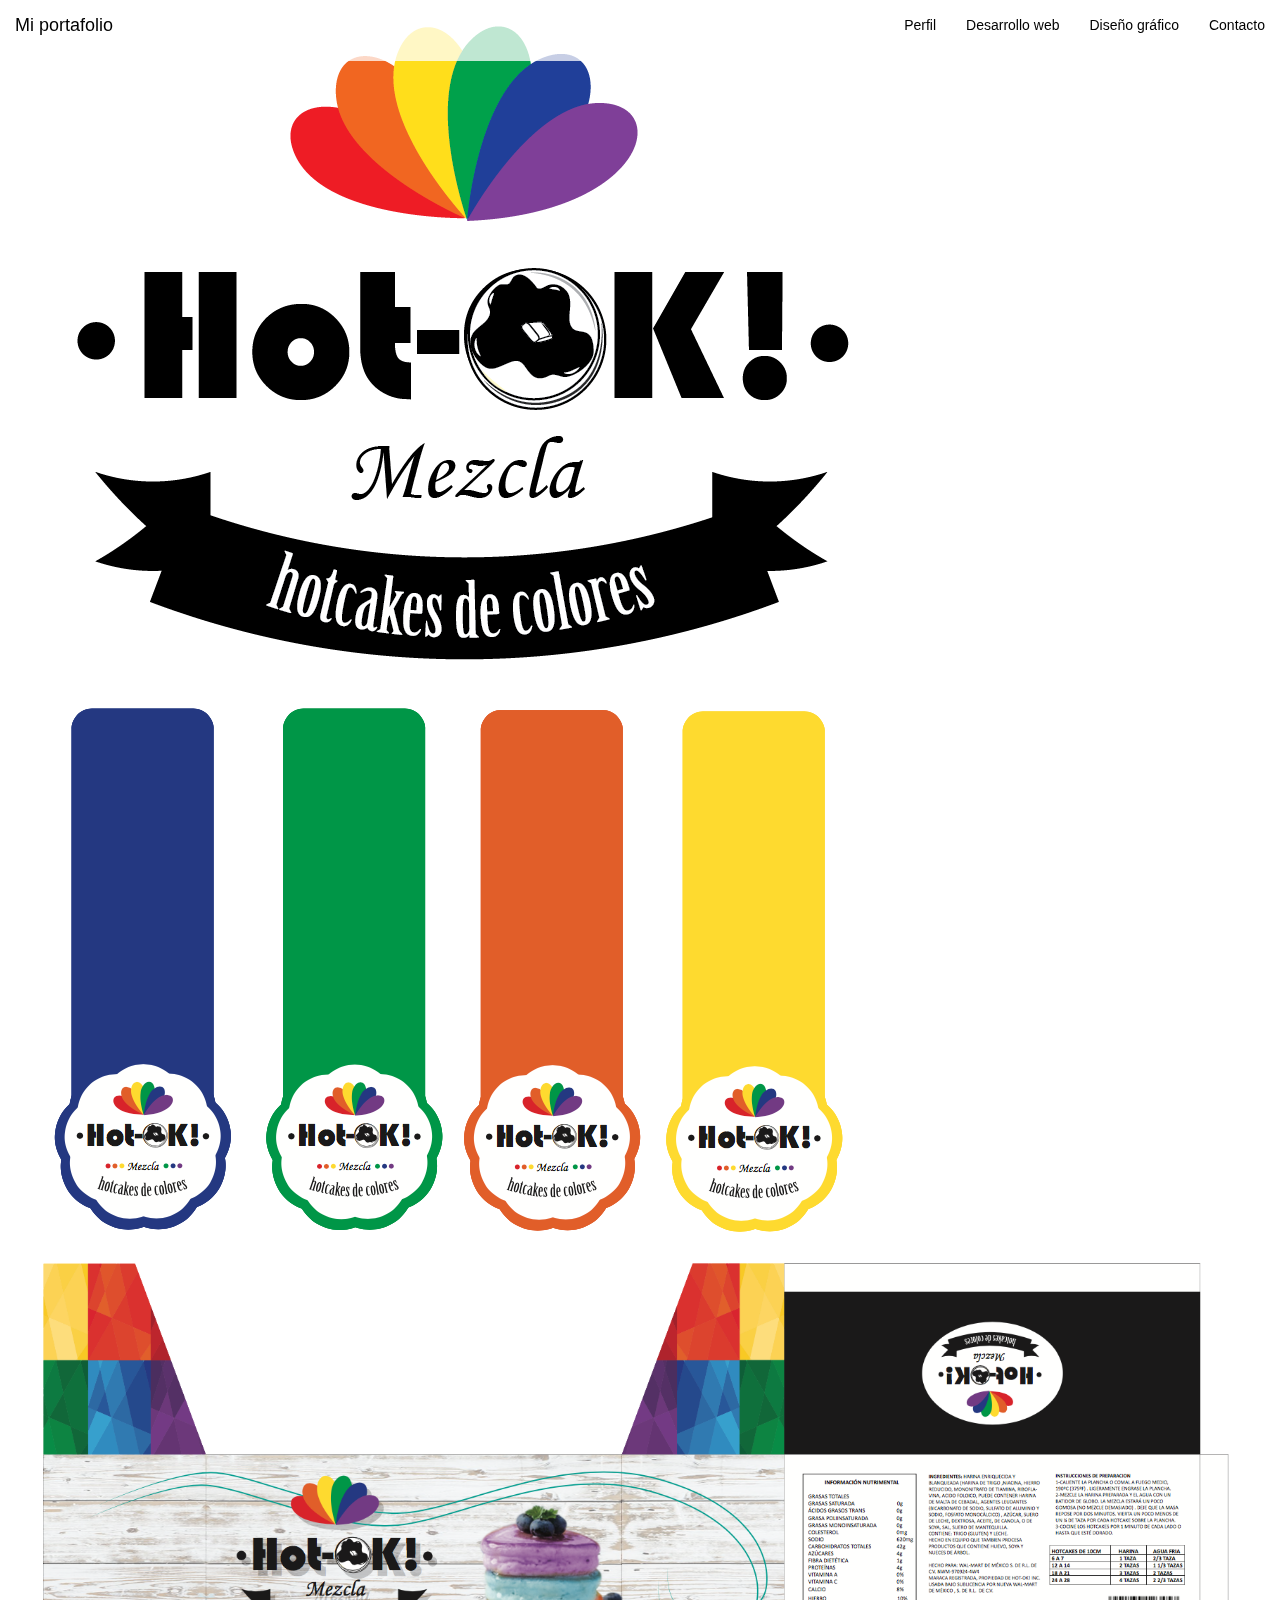
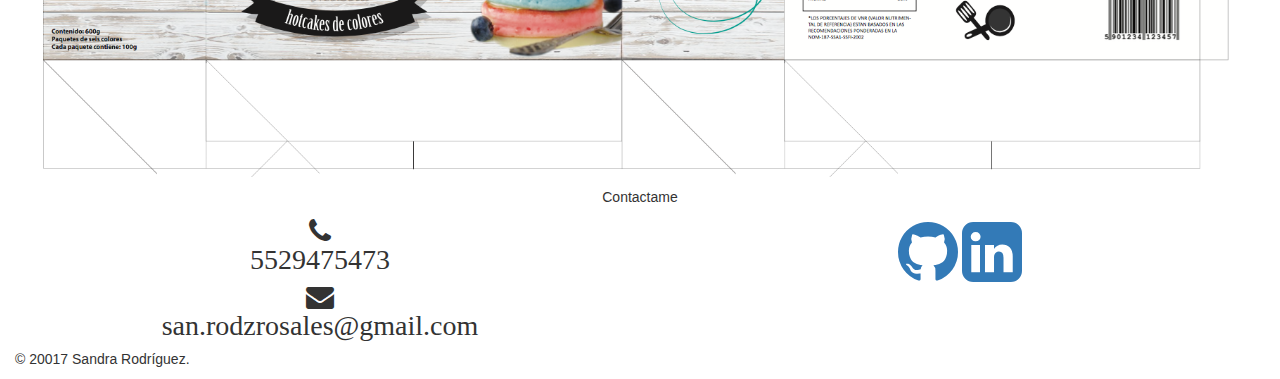
<file: hotok.html>
<!DOCTYPE html>
	<html lang="en">
	<head>
		<meta charset="UTF-8">
		<title>Diseño caja hot ok</title>
		<link rel="stylesheet" href="css/bootstrap.css">
		<link rel="stylesheet" href="css/bootstrap.min.css">
		<link rel="stylesheet" href="css/style.css">
	    <link rel="stylesheet" href="css/font-awesome.css">
	    <link rel="stylesheet" href="css/font-awesome.min.css">
	    <link href="css/hamburguers.css" rel="stylesheet">
	    <link href="https://fonts.googleapis.com/css?family=Kaushan+Script" rel="stylesheet">
		<meta name="viewport" content="width=device-width, user-scalable=no, initial-scale=1.0, maximum-scale=1.0 minimo-scale=1.0">
	</head>
	<body>
		<header>
	        <div class="row">
	            <div class="col-xs-12 col-sm-12 col-md-12 col-lg-12">
	               <nav class="navbar transparent navbar-fixed-top"><!--navegador-->
		                <div class="container-fluid">
		                 	<div class="navbar-header">
                				<button type="button" class="navbar-toggle collapsed" data-toggle="collapse" data-target="#navbar1">
			                        <span class="">Menu</span>
			                        <span class="icon-bar"></span>
			                        <span class="icon-bar"></span>
			                        <span class="icon-bar"></span>
			                        <span class="icon-bar"></span>
               					</button>
               					<a class="navbar-brand" href="#perfil">Mi portafolio</a>
              				</div> 
			                <div class="collapse navbar-collapse" id="navbar1" >
			                    <ul class="nav navbar-nav navbar-right"><!--navegador-->
				                    <li><a href="#perfil"><p class="">Perfil</p></a></li>
                                    <li><a href="#desWeb"><p class="">Desarrollo web</p></a></li>
                                    <li><a href="#disGrafico"><p class="">Diseño gráfico</p></a></li>
                                    <li><a href="#contacto"><p class="">Contacto</p></a></li>
			                    </ul>
			                </div>
            			</div>
         			</nav>
	            </div>
	        </div>
	    </header>
	    <section class="contenedorSecciones pdRL15">
	    <div class="container-fluid">
	    	<div class="row">
	            <div class="col-xs-12 col-sm-12 col-md-12 col-lg-12">
		            <img src="images/marcaHotok.png" class="tamañoWid2 img-responsive" alt="foto editorial">
					<img src="images/etiquetasHotok.png" class="tamañoWid2 img-responsive" alt="foto editorial">
					<img src="images/cajaHotok.png" class="tamañoWid2 img-responsive" alt="foto editorial">
	            </div>
	        </div>  
	    </div>      
	    </section>
	    <section class="seccionContacto">
			<div class="container-fluid">
				<div class="row">
					<div class="col-xs-12 col-sm-12 col-md-12 col-lg-12">
						<a name="contacto"></a><p class="text-center titulos">Contactame</p>
						<p></p>
					</div>
				</div>
				<div class="row text-center">	
					<div class="col-xs-12 col-sm-6 col-md-6 col-lg-6">
						<div class="fondoTrans text-center">
							<i class="fa fa-phone fa-2x" aria-hidden="true"><p class="textTamP">5529475473</p></i>
						</div>
						<div class="fondoTrans text-center">	
							<i class="fa fa-envelope fa-2x" aria-hidden="true"><p class="textTamP">san.rodzrosales@gmail.com</p></i>
						</div>	
					</div>
					<div class="col-xs-12 col-sm-6 col-md-6 col-lg-6 padTop10">
						<a href="" class="linkHov"><i class="fa fa-github fa-5x" aria-hidden="true"></i></a>
						<a href="" class="linkHov"><i class="fa fa-linkedin-square fa-5x" aria-hidden="true"></i></a>
					</div>
				</div>
			</div>
		</section>
		<footer>
			<div class="container-fluid">
				<div class="row">
					<div class="col-xs-12 col-sm-12 col-md-12 col-lg-12">
						<p class="colorWhite">&copy; 20017 Sandra Rodríguez.</p>
					</div>
				</div>
			</div>
		</footer>
	</body>
</html>
</file>
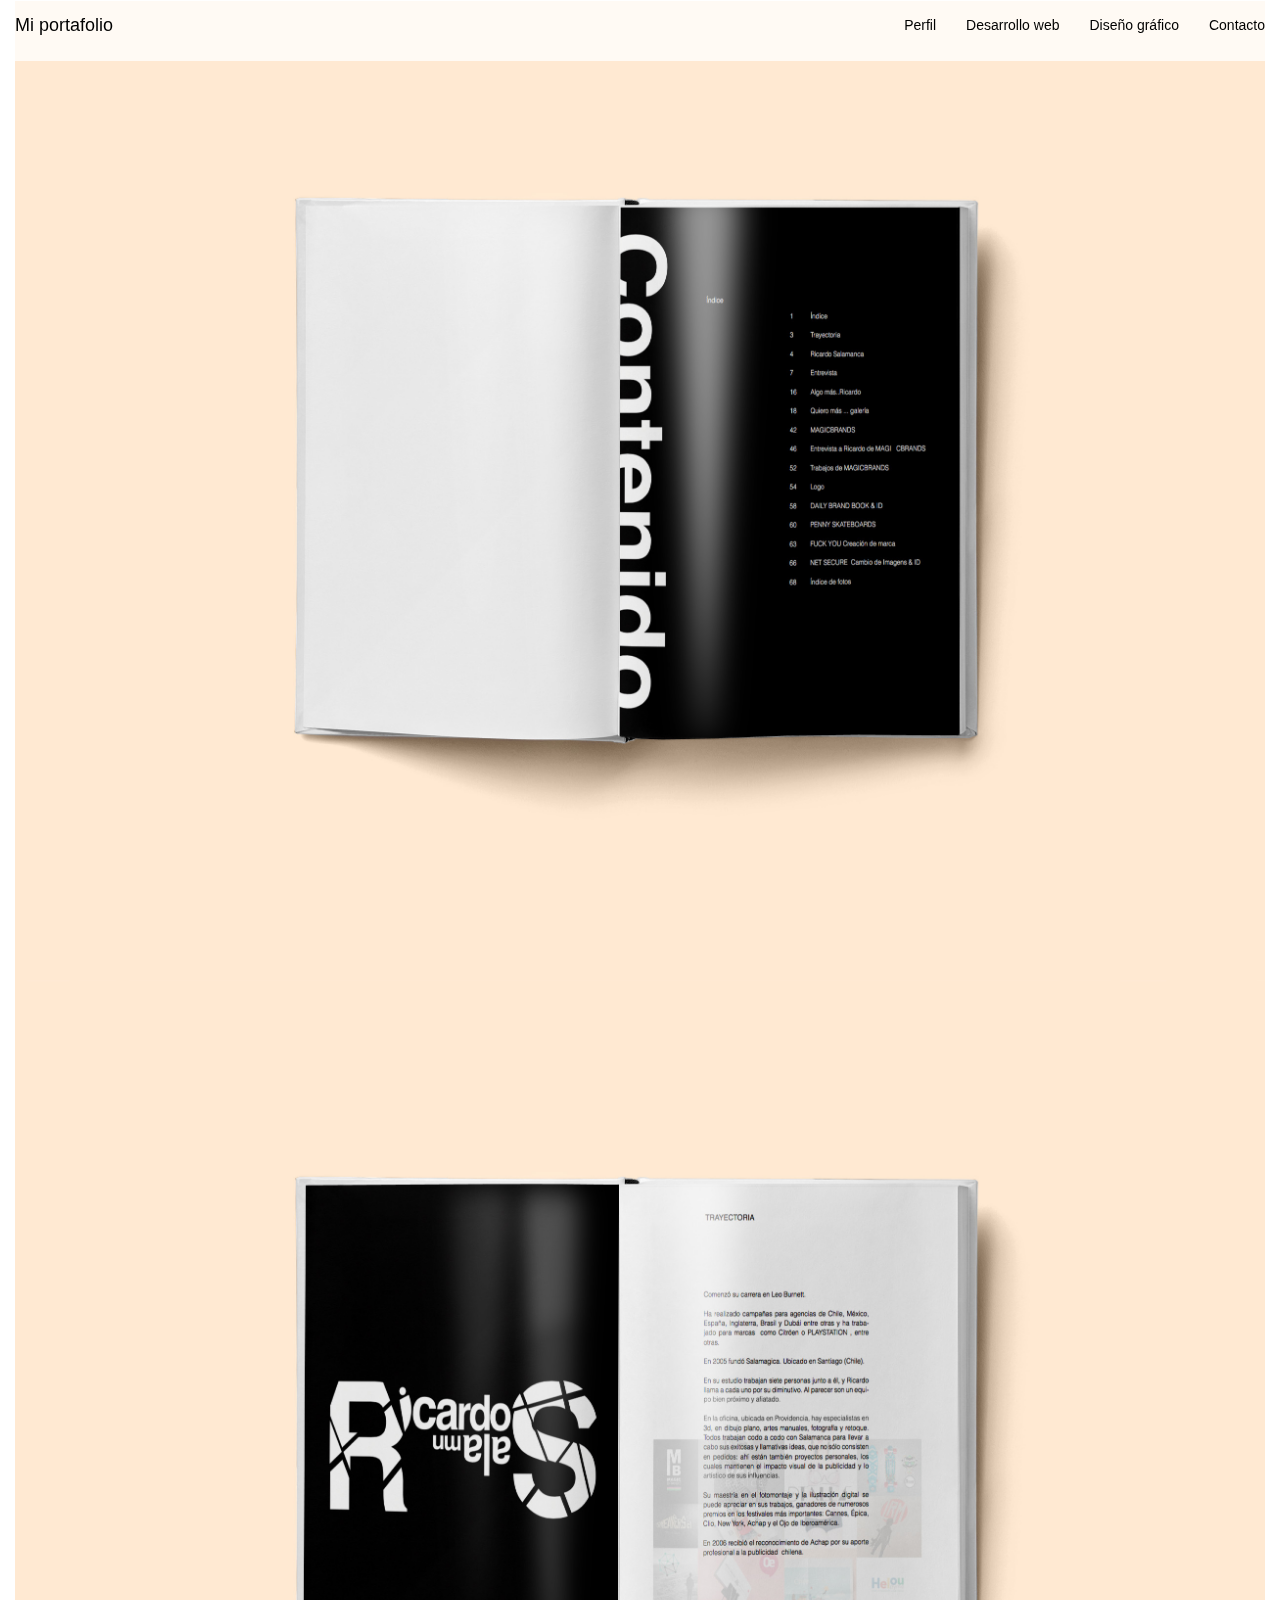
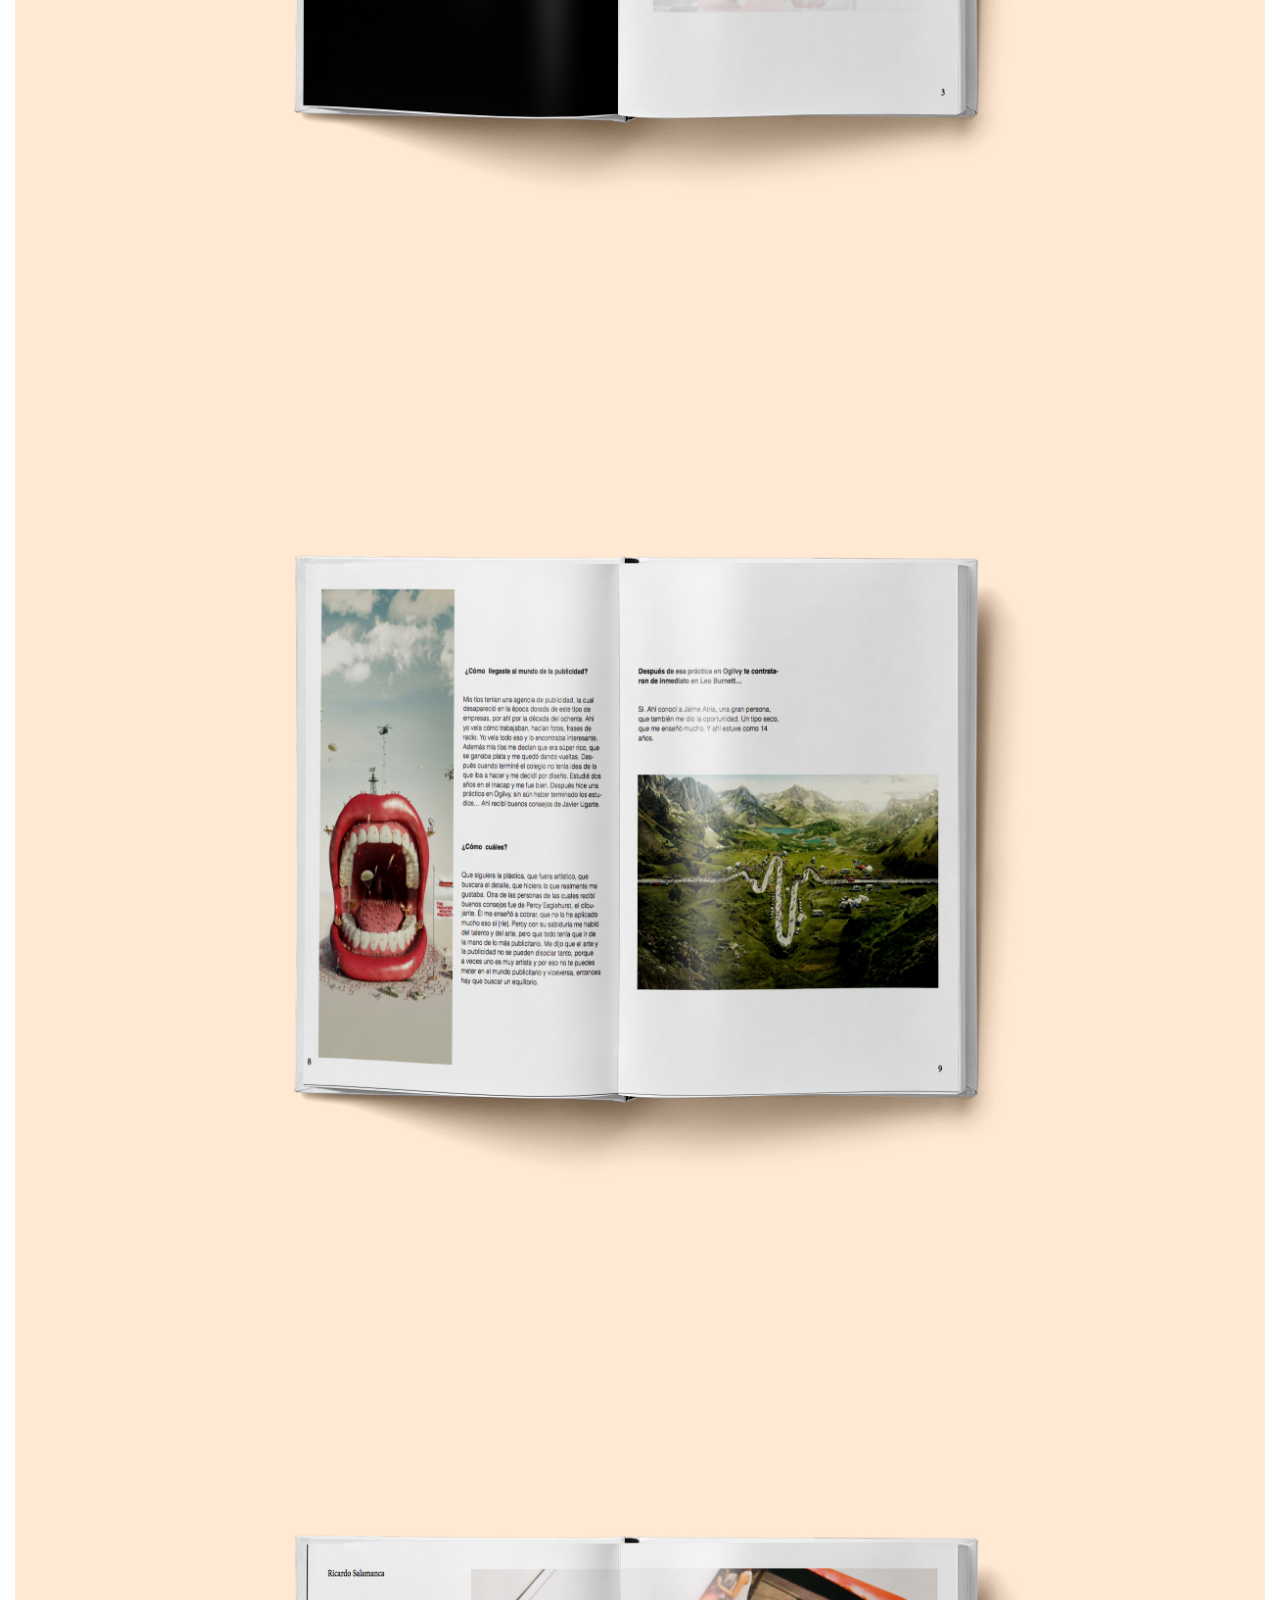
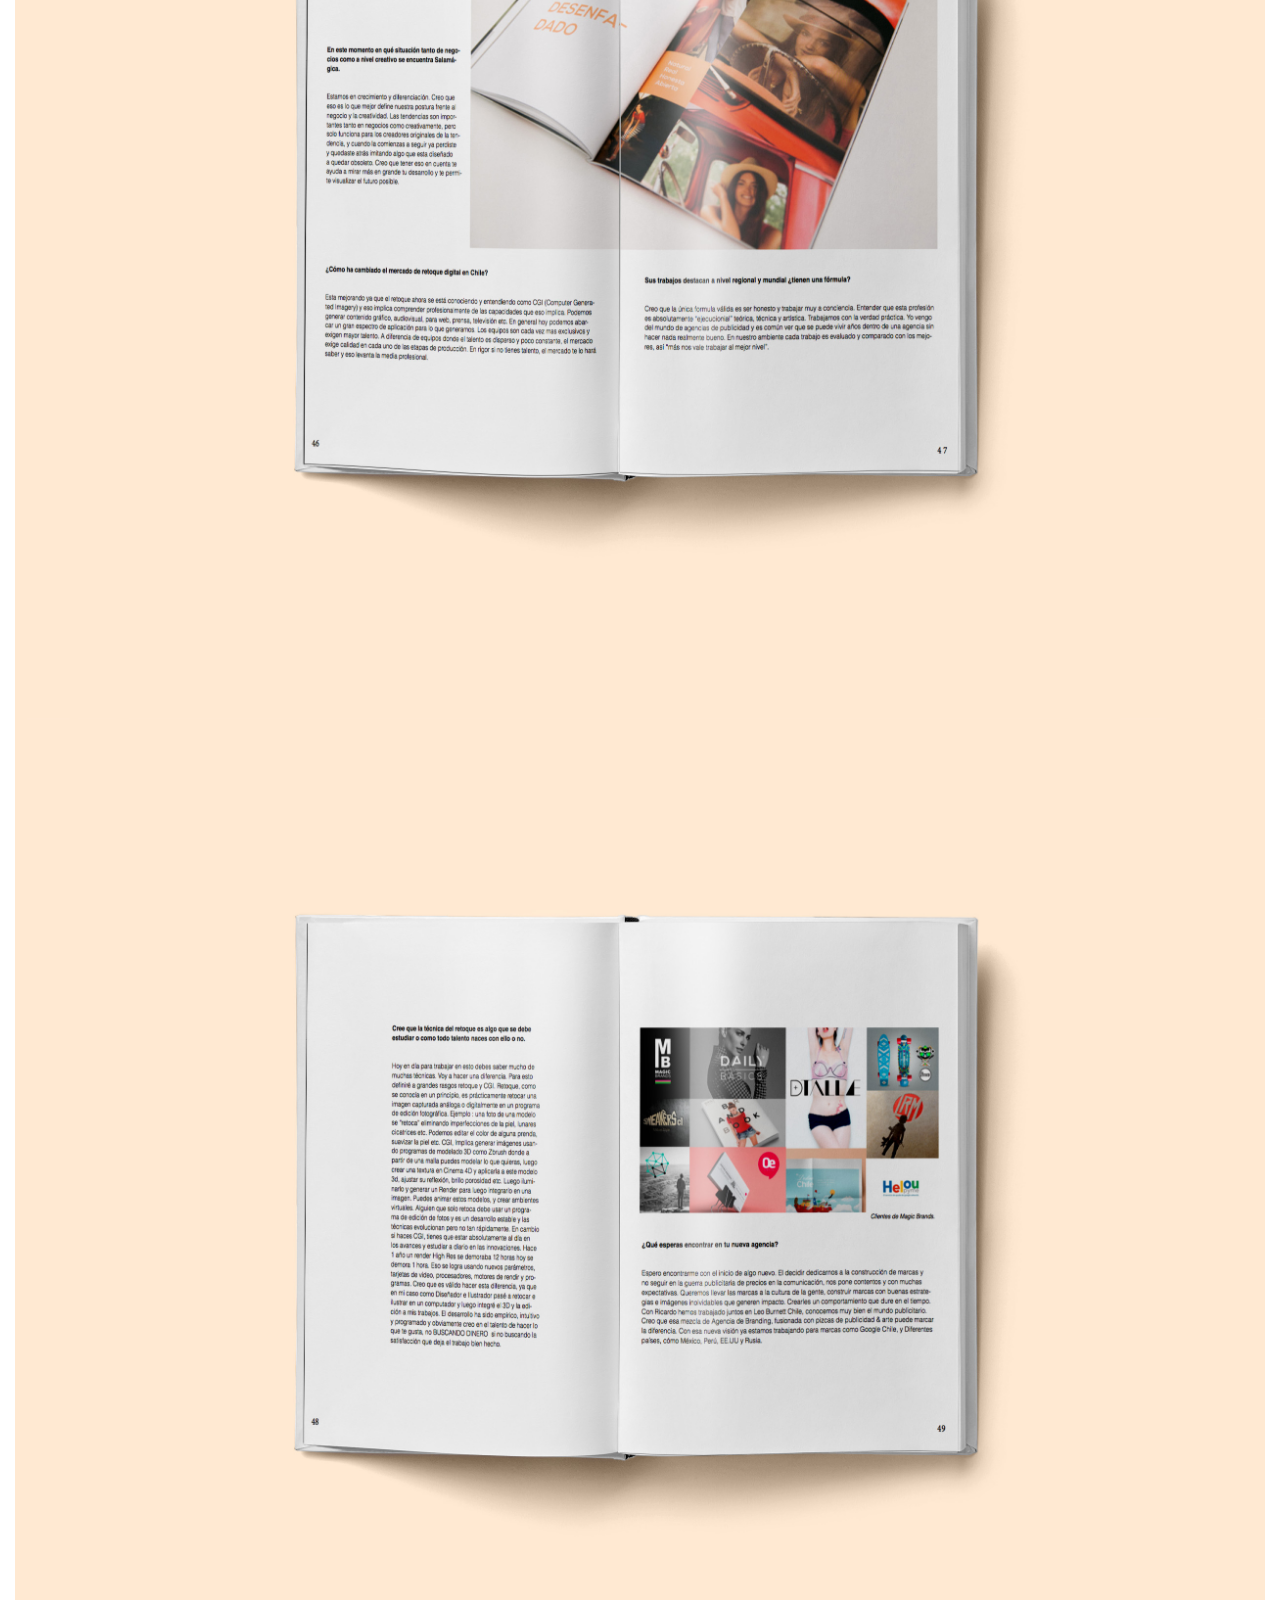
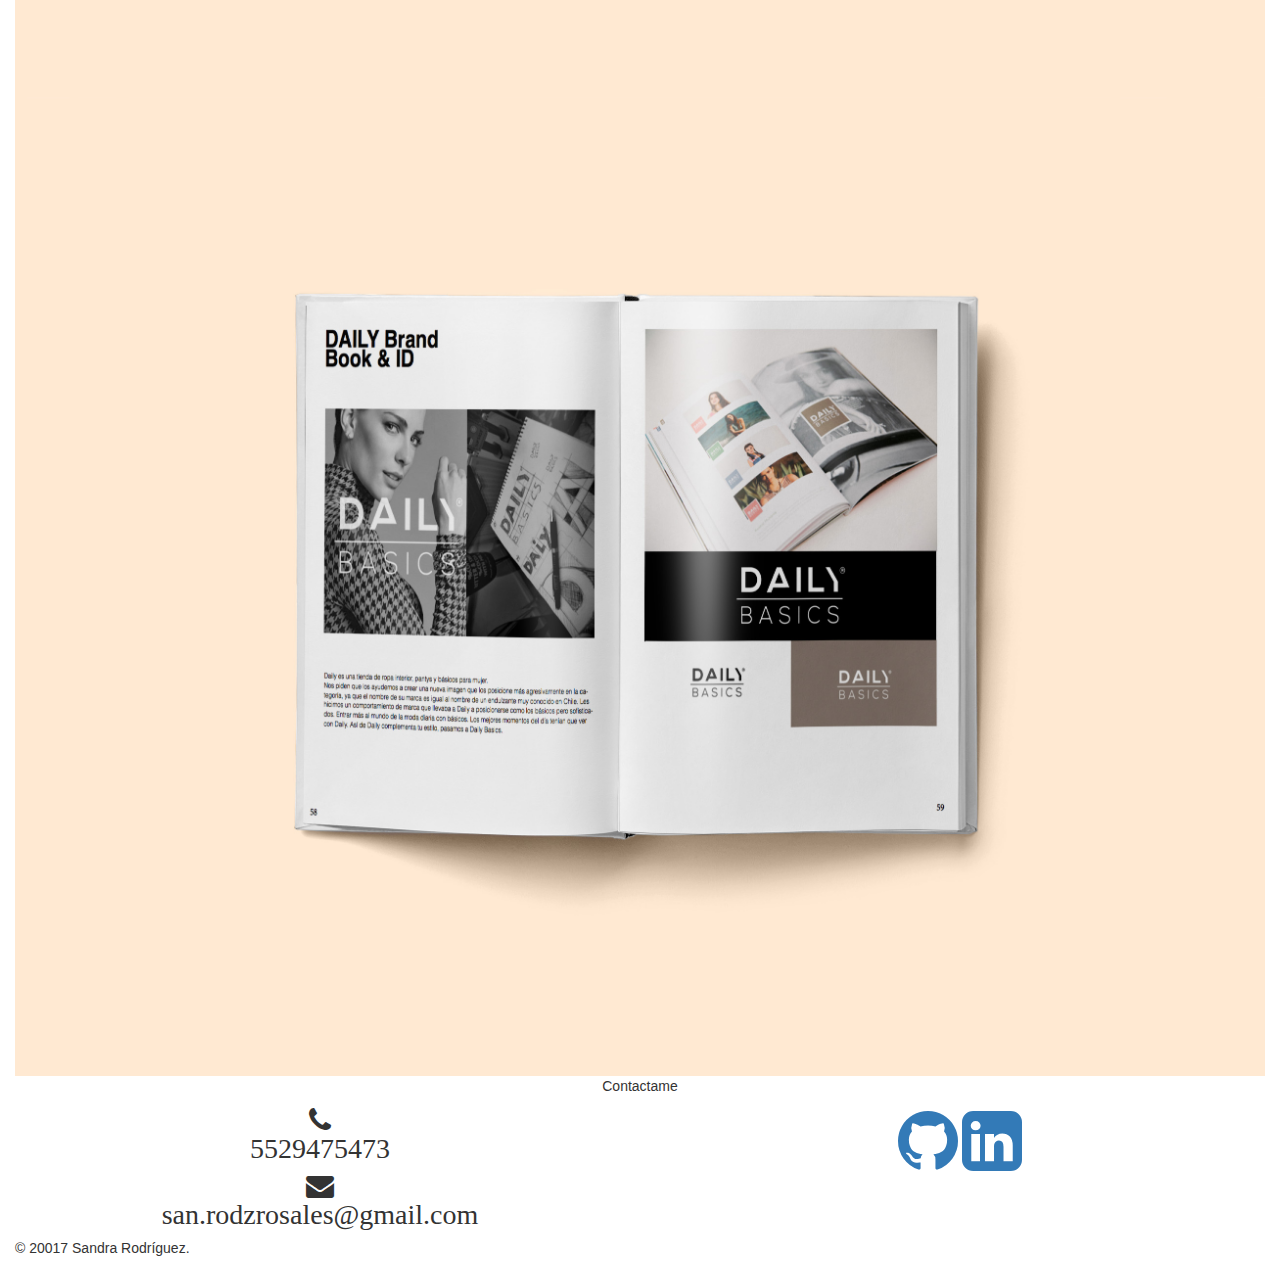
<file: portafolioEditorialS.html>
<!DOCTYPE html>
	<html lang="en">
	<head>
		<meta charset="UTF-8">
		<title>Portafolio editorial</title>
		<link rel="stylesheet" href="css/bootstrap.css">
		<link rel="stylesheet" href="css/bootstrap.min.css">
		<link rel="stylesheet" href="css/style.css">
	    <link rel="stylesheet" href="css/font-awesome.css">
	    <link rel="stylesheet" href="css/font-awesome.min.css">
	    <link href="css/hamburguers.css" rel="stylesheet">
	    <link href="https://fonts.googleapis.com/css?family=Kaushan+Script" rel="stylesheet">
		<meta name="viewport" content="width=device-width, user-scalable=no, initial-scale=1.0, maximum-scale=1.0 minimo-scale=1.0">
	</head>
	<body>
		<header>
	        <div class="row">
	            <div class="col-xs-12 col-sm-12 col-md-12 col-lg-12">
	                <nav class="navbar transparent navbar-fixed-top"><!--navegador-->
		                <div class="container-fluid">
		                 	<div class="navbar-header">
                				<button type="button" class="navbar-toggle collapsed" data-toggle="collapse" data-target="#navbar1">
			                        <span class="">Menu</span>
			                        <span class="icon-bar"></span>
			                        <span class="icon-bar"></span>
			                        <span class="icon-bar"></span>
			                        <span class="icon-bar"></span>
               					</button>
               					<a class="navbar-brand" href="index.html">Mi portafolio</a>
              				</div> 
			                <div class="collapse navbar-collapse" id="navbar1" >
			                    <ul class="nav navbar-nav navbar-right"><!--navegador-->
				                    <li><a href="index.html"><p class="">Perfil</p></a></li>
                                    <li><a href="#desWeb"><p class="">Desarrollo web</p></a></li>
                                    <li><a href="#disGrafico"><p class="">Diseño gráfico</p></a></li>
                                    <li><a href="#contacto"><p class="">Contacto</p></a></li>
			                    </ul>
			                </div>
            			</div>
         			</nav>
	            </div>
	        </div>
	    </header>
	    <section class="contenedorSecciones pdRL15">
	    <div class="container-fluid">
	    	<div class="row">
	            <div class="col-xs-12 col-sm-12 col-md-12 col-lg-12">
		            <img src="images/editorial_Salamanca1.jpg" class="tamañoWid2 img-responsive" alt="foto editorial">
					<img src="images/editorial_Salamanca2.jpg" class="tamañoWid2 img-responsive" alt="foto editorial">
					<img src="images/editorial_Salamanca3.jpg" class="tamañoWid2 img-responsive" alt="foto editorial">
					<img src="images/editorial_Salamanca4.jpg" class="tamañoWid2 img-responsive" alt="foto editorial">
					<img src="images/editorial_Salamanca5.jpg" class="tamañoWid2 img-responsive" alt="foto editorial">
					<img src="images/editorial_Salamanca6.jpg" class="tamañoWid2 img-responsive" alt="foto editorial">
	            </div>
	        </div>  
	    </div>      
	    </section>
	    <section class="seccionContacto">
			<div class="container-fluid">
				<div class="row">
					<div class="col-xs-12 col-sm-12 col-md-12 col-lg-12">
						<a name="contacto"></a><p class="text-center titulos">Contactame</p>
						<p></p>
					</div>
				</div>
				<div class="row text-center">	
					<div class="col-xs-12 col-sm-6 col-md-6 col-lg-6">
						<div class="fondoTrans text-center">
							<i class="fa fa-phone fa-2x" aria-hidden="true"><p class="textTamP">5529475473</p></i>
						</div>
						<div class="fondoTrans text-center">	
							<i class="fa fa-envelope fa-2x" aria-hidden="true"><p class="textTamP">san.rodzrosales@gmail.com</p></i>
						</div>	
					</div>
					<div class="col-xs-12 col-sm-6 col-md-6 col-lg-6 padTop10">
						<a href="" class="linkHov"><i class="fa fa-github fa-5x" aria-hidden="true"></i></a>
						<a href="" class="linkHov"><i class="fa fa-linkedin-square fa-5x" aria-hidden="true"></i></a>
					</div>
				</div>
			</div>
		</section>
		<footer>
			<div class="container-fluid">
				<div class="row">
					<div class="col-xs-12 col-sm-12 col-md-12 col-lg-12">
						<p class="colorWhite">&copy; 20017 Sandra Rodríguez.</p>
					</div>
				</div>
			</div>
		</footer>
	</body>
</html>
</file>
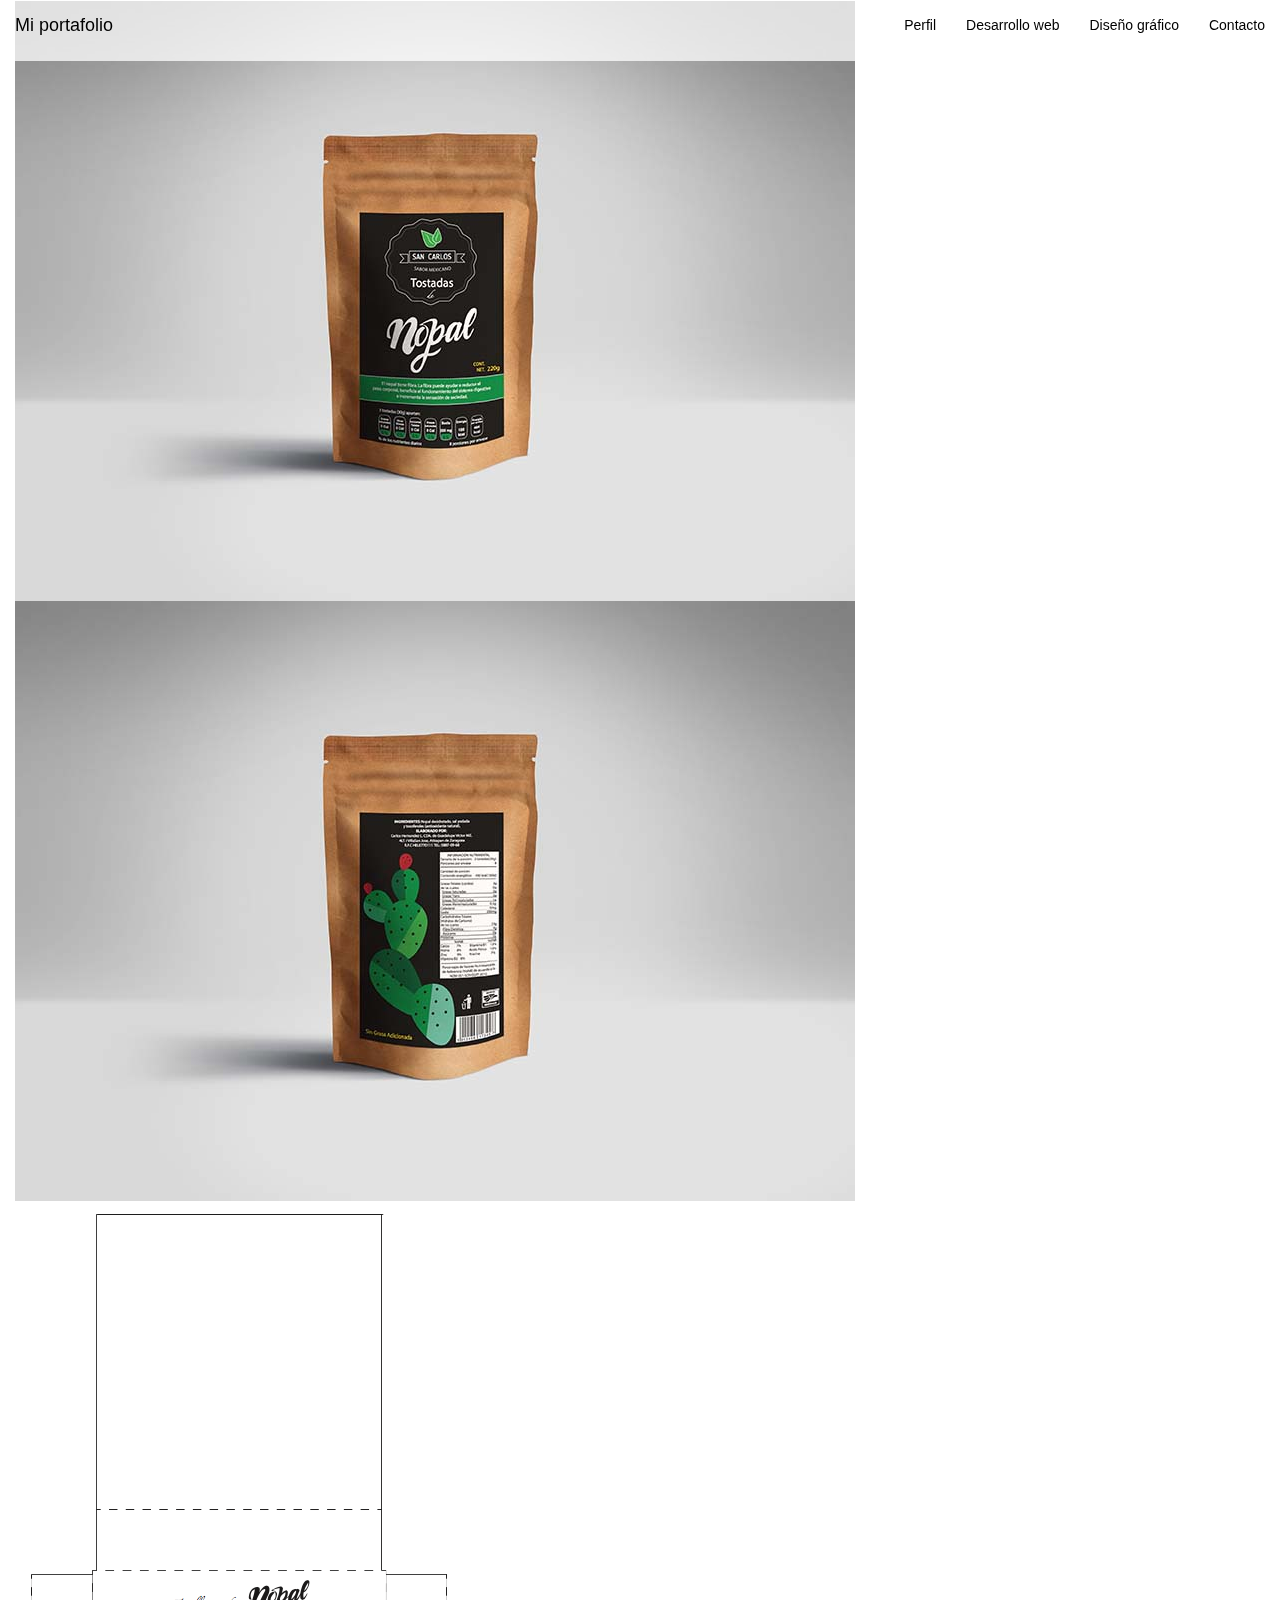
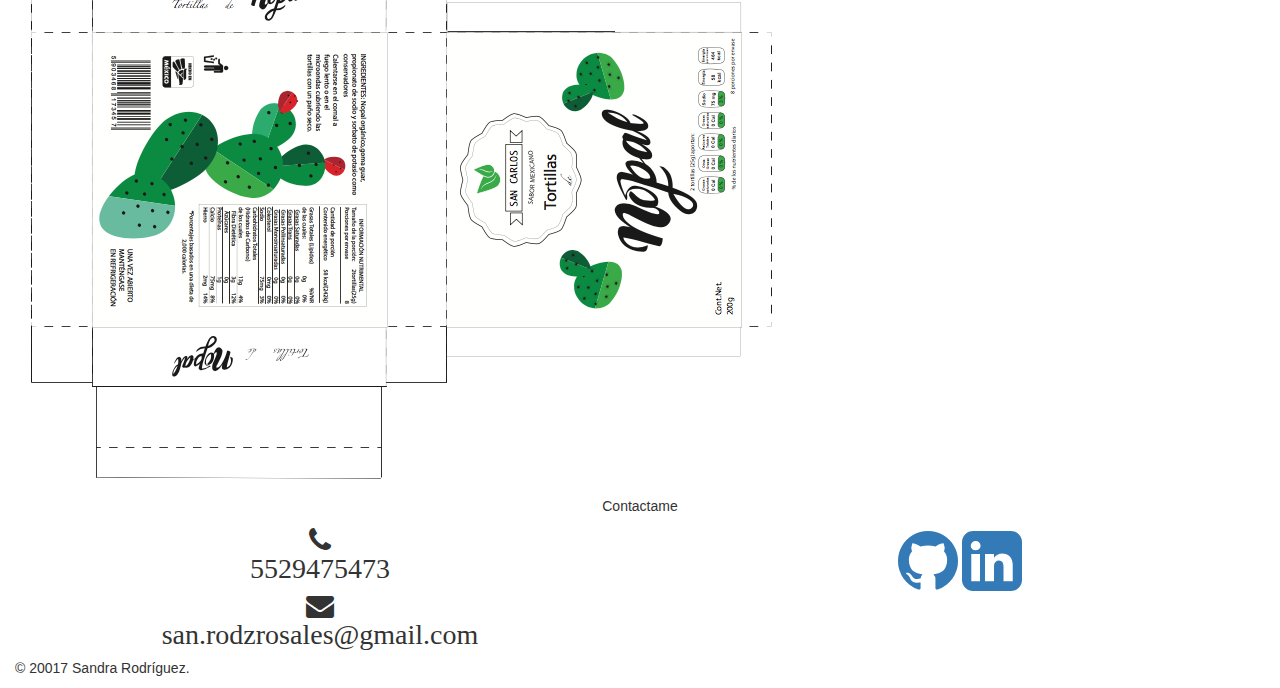
<file: sancarlosNopal.html>
<!DOCTYPE html>
	<html lang="en">
	<head>
		<meta charset="UTF-8">
		<title>Diseño Sancarlos</title>
		<link rel="stylesheet" href="css/bootstrap.css">
		<link rel="stylesheet" href="css/bootstrap.min.css">
		<link rel="stylesheet" href="css/style.css">
	    <link rel="stylesheet" href="css/font-awesome.css">
	    <link rel="stylesheet" href="css/font-awesome.min.css">
	    <link href="css/hamburguers.css" rel="stylesheet">
	    <link href="https://fonts.googleapis.com/css?family=Kaushan+Script" rel="stylesheet">
		<meta name="viewport" content="width=device-width, user-scalable=no, initial-scale=1.0, maximum-scale=1.0 minimo-scale=1.0">
	</head>
	<body>
		<header>
	        <div class="row">
	            <div class="col-xs-12 col-sm-12 col-md-12 col-lg-12">
	                <nav class="navbar transparent navbar-fixed-top"><!--navegador-->
		                <div class="container-fluid">
		                 	<div class="navbar-header">
                				<button type="button" class="navbar-toggle collapsed" data-toggle="collapse" data-target="#navbar1">
			                        <span class="">Menu</span>
			                        <span class="icon-bar"></span>
			                        <span class="icon-bar"></span>
			                        <span class="icon-bar"></span>
			                        <span class="icon-bar"></span>
               					</button>
               					<a class="navbar-brand" href="index.html">Mi portafolio</a>
              				</div> 
			                <div class="collapse navbar-collapse" id="navbar1" >
			                    <ul class="nav navbar-nav navbar-right"><!--navegador-->
				                    <li><a href="index.html"><p class="">Perfil</p></a></li>
                                    <li><a href="#"><p class="">Desarrollo web</p></a></li>
                                    <li><a href="#"><p class="">Diseño gráfico</p></a></li>
                                    <li><a href="#"><p class="">Contacto</p></a></li>
			                    </ul>
			                </div>
            			</div>
         			</nav>
	            </div>
	        </div>
	    </header>
	    <section class="contenedorSecciones pdRL15">
	    <div class="container-fluid">
	    	<div class="row">
	            <div class="col-xs-12 col-sm-12 col-md-12 col-lg-12">
		            <img src="images/diseñoSancarlosT1.jpg" class="tamañoWid3 img-responsive" alt="foto diseño">
					<img src="images/diseñoSancarlosT2.jpg" class="tamañoWid3 img-responsive" alt="foto diseño">
					<img src="images/cajaSancarlosTort.png" class="tamañoWid3 img-responsive" alt="foto diseño">
	            </div>
	        </div>  
	    </div>      
	    </section>
	    <section class="seccionContacto">
			<div class="container-fluid">
				<div class="row">
					<div class="col-xs-12 col-sm-12 col-md-12 col-lg-12">
						<a name="contacto"></a><p class="text-center titulos">Contactame</p>
						<p></p>
					</div>
				</div>
				<div class="row text-center">	
					<div class="col-xs-12 col-sm-6 col-md-6 col-lg-6">
						<div class="fondoTrans text-center">
							<i class="fa fa-phone fa-2x" aria-hidden="true"><p class="textTamP">5529475473</p></i>
						</div>
						<div class="fondoTrans text-center">	
							<i class="fa fa-envelope fa-2x" aria-hidden="true"><p class="textTamP">san.rodzrosales@gmail.com</p></i>
						</div>	
					</div>
					<div class="col-xs-12 col-sm-6 col-md-6 col-lg-6 padTop10">
						<a href="" class="linkHov"><i class="fa fa-github fa-5x" aria-hidden="true"></i></a>
						<a href="" class="linkHov"><i class="fa fa-linkedin-square fa-5x" aria-hidden="true"></i></a>
					</div>
				</div>
			</div>
		</section>
		<footer>
			<div class="container-fluid">
				<div class="row">
					<div class="col-xs-12 col-sm-12 col-md-12 col-lg-12">
						<p class="colorWhite">&copy; 20017 Sandra Rodríguez.</p>
					</div>
				</div>
			</div>
		</footer>
	</body>
</html>
</file>
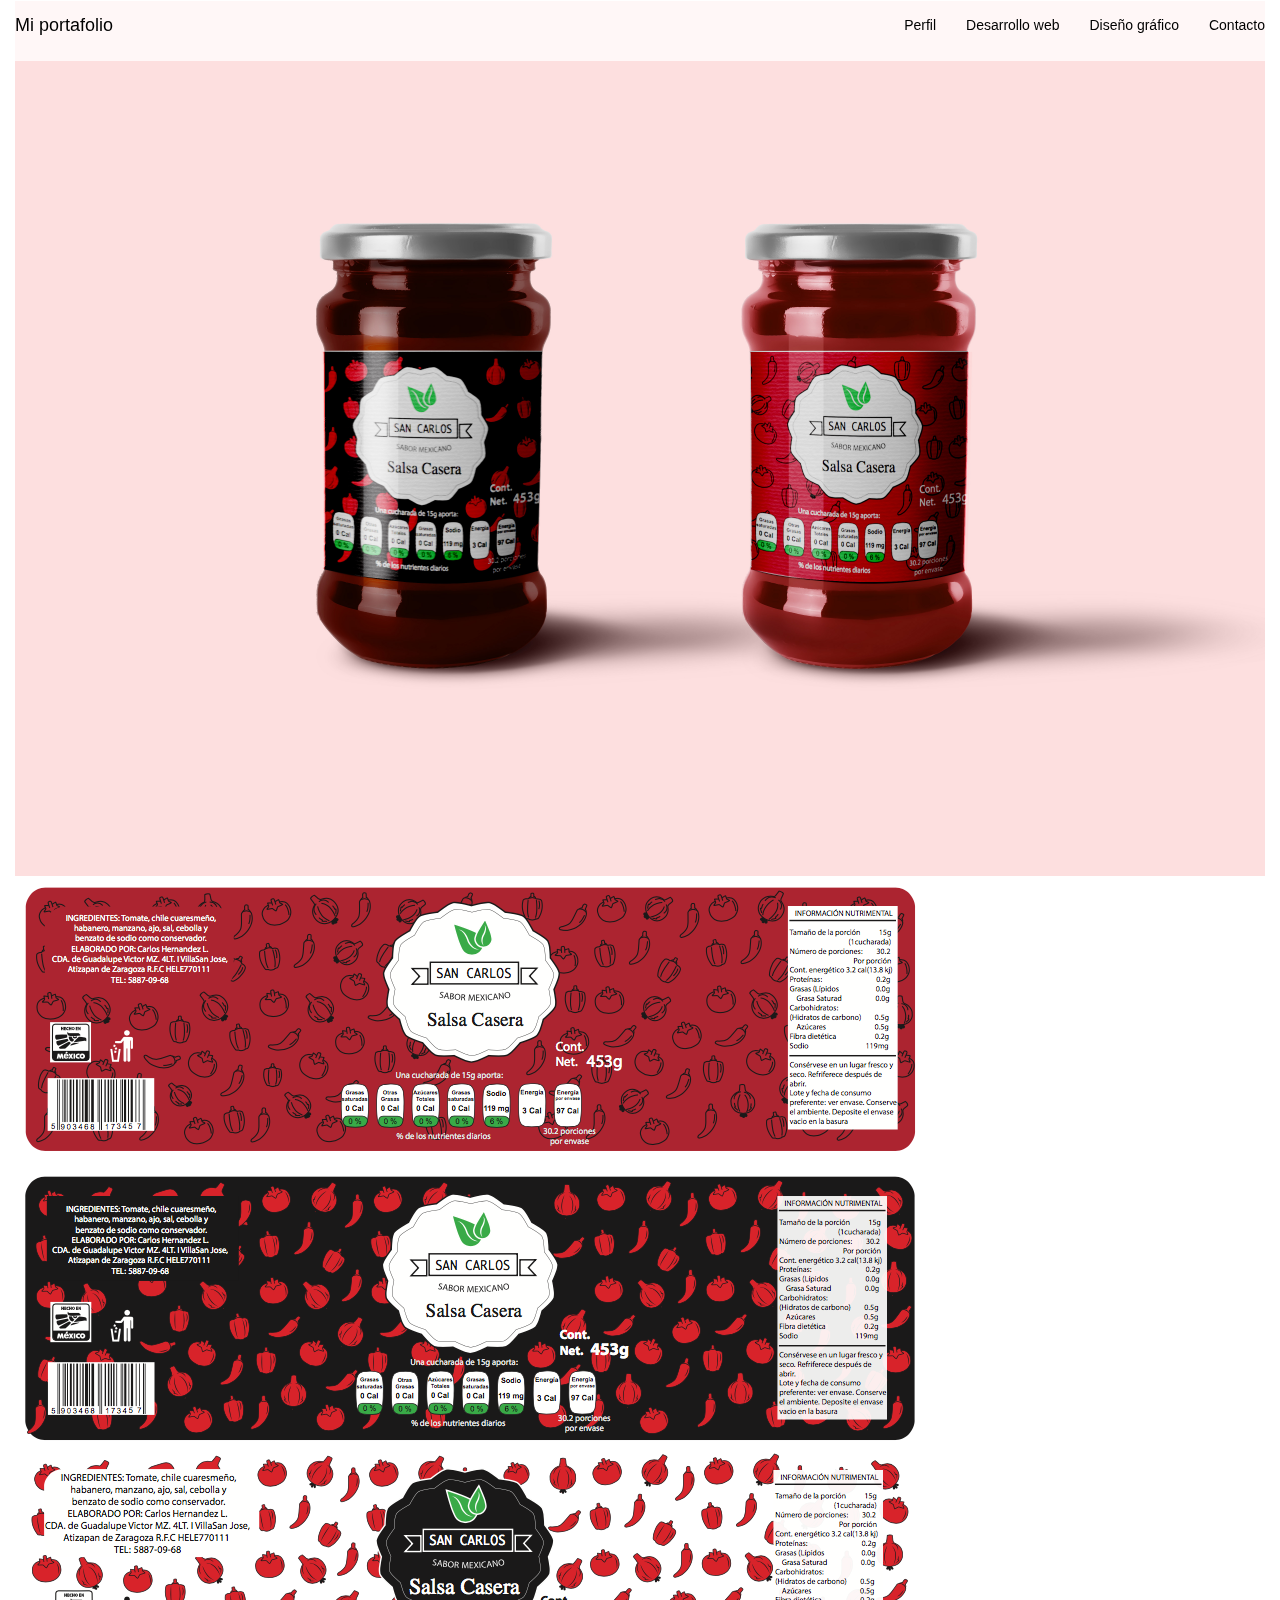
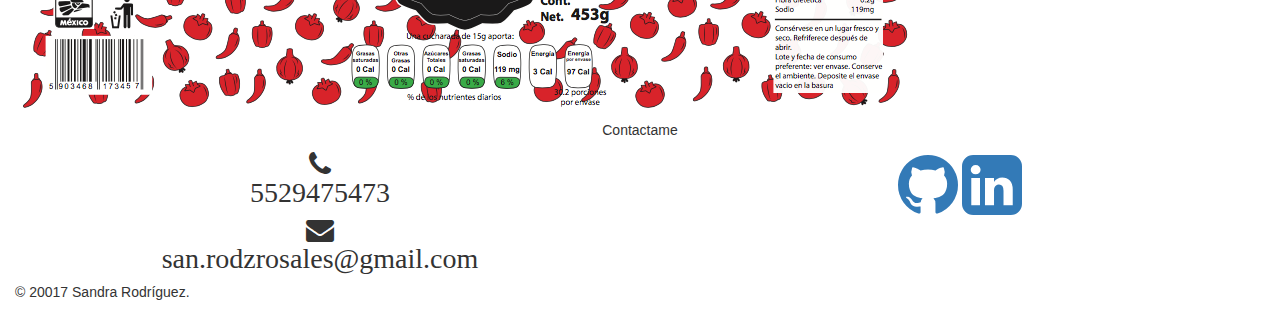
<file: sancarlosSalsasDis.html>
<!DOCTYPE html>
	<html lang="en">
	<head>
		<meta charset="UTF-8">
		<title>Diseño Sancarlos</title>
		<link rel="stylesheet" href="css/bootstrap.css">
		<link rel="stylesheet" href="css/bootstrap.min.css">
		<link rel="stylesheet" href="css/style.css">
	    <link rel="stylesheet" href="css/font-awesome.css">
	    <link rel="stylesheet" href="css/font-awesome.min.css">
	    <link href="css/hamburguers.css" rel="stylesheet">
	    <link href="https://fonts.googleapis.com/css?family=Kaushan+Script" rel="stylesheet">
		<meta name="viewport" content="width=device-width, user-scalable=no, initial-scale=1.0, maximum-scale=1.0 minimo-scale=1.0">
	</head>
	<body>
		<header>
	        <div class="row">
	            <div class="col-xs-12 col-sm-12 col-md-12 col-lg-12">
	                <nav class="navbar transparent navbar-fixed-top"><!--navegador-->
		                <div class="container-fluid">
		                 	<div class="navbar-header">
                				<button type="button" class="navbar-toggle collapsed" data-toggle="collapse" data-target="#navbar1">
			                        <span class="">Menu</span>
			                        <span class="icon-bar"></span>
			                        <span class="icon-bar"></span>
			                        <span class="icon-bar"></span>
			                        <span class="icon-bar"></span>
               					</button>
               					<a class="navbar-brand" href="index.html">Mi portafolio</a>
              				</div> 
			                <div class="collapse navbar-collapse" id="navbar1" >
			                    <ul class="nav navbar-nav navbar-right"><!--navegador-->
				                    <li><a href="index.html"><p class="">Perfil</p></a></li>
                                    <li><a href="#desWeb"><p class="">Desarrollo web</p></a></li>
                                    <li><a href="#disGrafico"><p class="">Diseño gráfico</p></a></li>
                                    <li><a href="#contacto"><p class="">Contacto</p></a></li>
			                    </ul>
			                </div>
            			</div>
         			</nav>
	            </div>
	        </div>
	    </header>
	    <section class="contenedorSecciones pdRL15">
	    <div class="container-fluid">
	    	<div class="row">
	            <div class="col-xs-12 col-sm-12 col-md-12 col-lg-12">
		            <img src="images/salsaSancarlos1.jpg" class="tamañoWid2 img-responsive" alt="foto diseño">
					<img src="images/salsaSancarlos2.png" class="tamañoWid2 img-responsive" alt="foto diseño">
					<img src="images/salsaSancarlos3.png" class="tamañoWid2 img-responsive" alt="foto diseño">
					<img src="images/salsaSancarlos4.png" class="tamañoWid2 img-responsive" alt="foto diseño">
	            </div>
	        </div>  
	    </div>      
	    </section>
	    <section class="seccionContacto">
			<div class="container-fluid">
				<div class="row">
					<div class="col-xs-12 col-sm-12 col-md-12 col-lg-12">
						<a name="contacto"></a><p class="text-center titulos">Contactame</p>
						<p></p>
					</div>
				</div>
				<div class="row text-center">	
					<div class="col-xs-12 col-sm-6 col-md-6 col-lg-6">
						<div class="fondoTrans text-center">
							<i class="fa fa-phone fa-2x" aria-hidden="true"><p class="textTamP">5529475473</p></i>
						</div>
						<div class="fondoTrans text-center">	
							<i class="fa fa-envelope fa-2x" aria-hidden="true"><p class="textTamP">san.rodzrosales@gmail.com</p></i>
						</div>	
					</div>
					<div class="col-xs-12 col-sm-6 col-md-6 col-lg-6 padTop10">
						<a href="" class="linkHov"><i class="fa fa-github fa-5x" aria-hidden="true"></i></a>
						<a href="" class="linkHov"><i class="fa fa-linkedin-square fa-5x" aria-hidden="true"></i></a>
					</div>
				</div>
			</div>
		</section>
		<footer>
			<div class="container-fluid">
				<div class="row">
					<div class="col-xs-12 col-sm-12 col-md-12 col-lg-12">
						<p class="colorWhite">&copy; 20017 Sandra Rodríguez.</p>
					</div>
				</div>
			</div>
		</footer>
	</body>
</html>
</file>
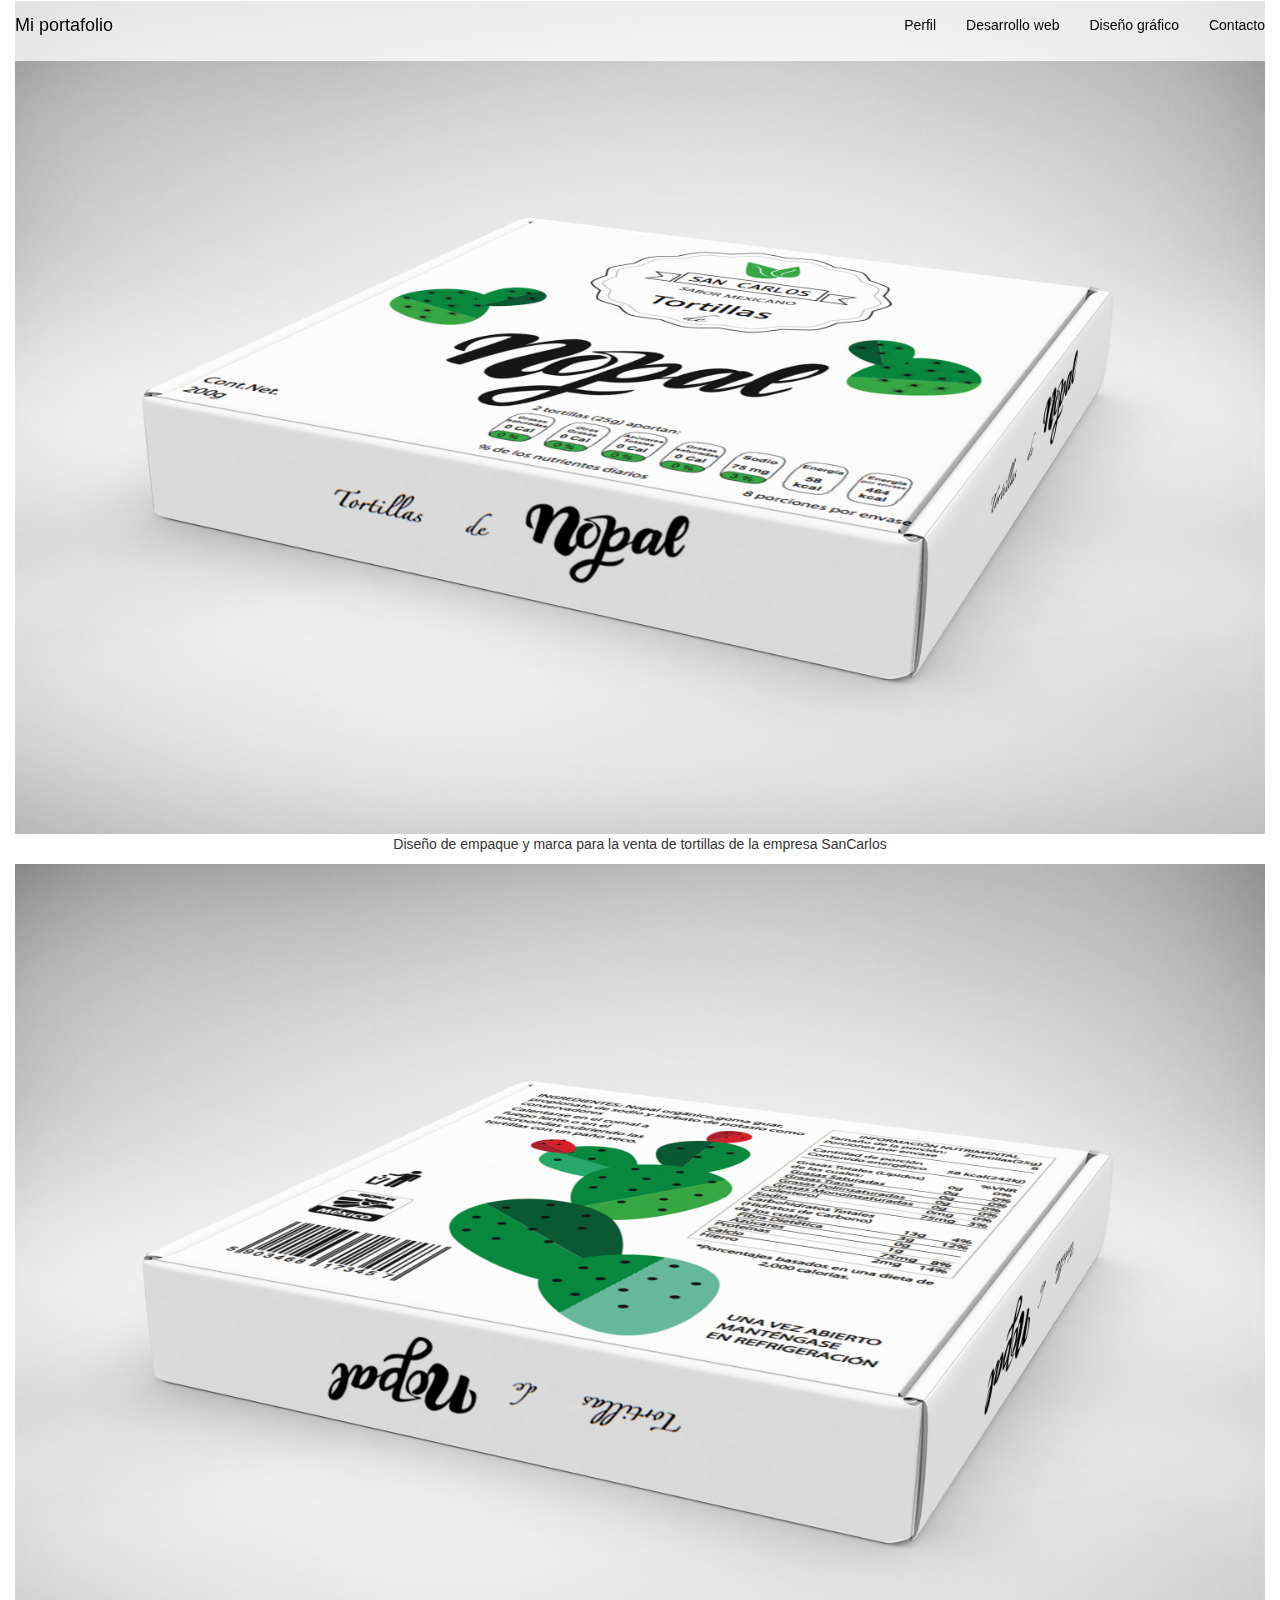
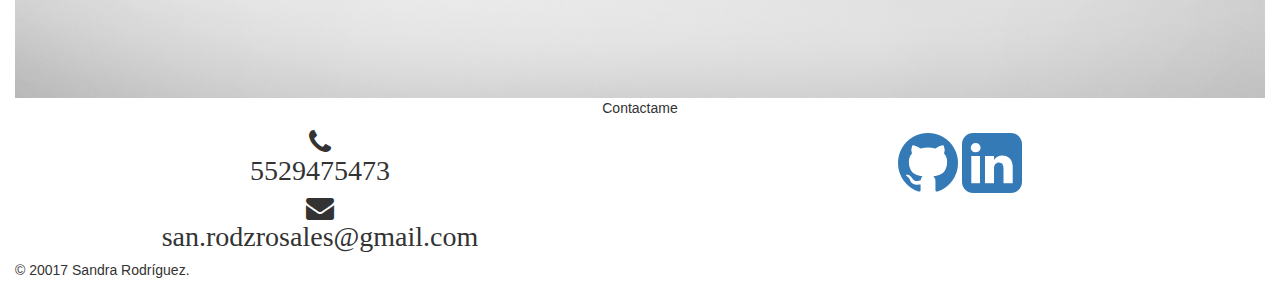
<file: tortSancarlos.html>
<!DOCTYPE html>
	<html lang="en">
	<head>
		<meta charset="UTF-8">
		<title>Diseño Sancarlos</title>
		<link rel="stylesheet" href="css/bootstrap.css">
		<link rel="stylesheet" href="css/bootstrap.min.css">
		<link rel="stylesheet" href="css/style.css">
	    <link rel="stylesheet" href="css/font-awesome.css">
	    <link rel="stylesheet" href="css/font-awesome.min.css">
	    <link href="css/hamburguers.css" rel="stylesheet">
	    <link href="https://fonts.googleapis.com/css?family=Kaushan+Script" rel="stylesheet">
		<meta name="viewport" content="width=device-width, user-scalable=no, initial-scale=1.0, maximum-scale=1.0 minimo-scale=1.0">
	</head>
	<body>
		<header>
	        <div class="row">
	            <div class="col-xs-12 col-sm-12 col-md-12 col-lg-12">
	                <nav class="navbar transparent navbar-fixed-top"><!--navegador-->
		                <div class="container-fluid">
		                 	<div class="navbar-header">
                				<button type="button" class="navbar-toggle collapsed" data-toggle="collapse" data-target="#navbar1">
			                        <span class="">Menu</span>
			                        <span class="icon-bar"></span>
			                        <span class="icon-bar"></span>
			                        <span class="icon-bar"></span>
			                        <span class="icon-bar"></span>
               					</button>
               					<a class="navbar-brand" href="index.html">Mi portafolio</a>
              				</div> 
			                <div class="collapse navbar-collapse" id="navbar1" >
			                    <ul class="nav navbar-nav navbar-right"><!--navegador-->
				                    <li><a href="index.html"><p class="">Perfil</p></a></li>
                                    <li><a href="#desWeb"><p class="">Desarrollo web</p></a></li>
                                    <li><a href="#disGrafico"><p class="">Diseño gráfico</p></a></li>
                                    <li><a href="#contacto"><p class="">Contacto</p></a></li>
			                    </ul>
			                </div>
            			</div>
         			</nav>
	            </div>
	        </div>
	    </header>
	    <section class="contenedorSecciones pdRL15">
	    <div class="container-fluid">
	    	<div class="row pdRL15">
	            <div class="col-xs-12 col-sm-12 col-md-12 col-lg-12">
		            <img src="images/tortillasSancarlos1.jpg" class="tamañoWid2 img-responsive" alt="foto editorial">
		            <p class="padTop5 padBott5 text-center">Diseño de empaque y marca para la venta de tortillas de la empresa SanCarlos</p>
					<img src="images/tortillasSancarlos2.jpg" class="tamañoWid2 img-responsive" alt="foto editorial">
	            </div>
	        </div>  
	    </div>      
	    </section>
	    <section class="seccionContacto">
			<div class="container-fluid">
				<div class="row">
					<div class="col-xs-12 col-sm-12 col-md-12 col-lg-12">
						<a name="contacto"></a><p class="text-center titulos">Contactame</p>
						<p></p>
					</div>
				</div>
				<div class="row text-center">	
					<div class="col-xs-12 col-sm-6 col-md-6 col-lg-6">
						<div class="fondoTrans text-center">
							<i class="fa fa-phone fa-2x" aria-hidden="true"><p class="textTamP">5529475473</p></i>
						</div>
						<div class="fondoTrans text-center">	
							<i class="fa fa-envelope fa-2x" aria-hidden="true"><p class="textTamP">san.rodzrosales@gmail.com</p></i>
						</div>	
					</div>
					<div class="col-xs-12 col-sm-6 col-md-6 col-lg-6 padTop10">
						<a href="" class="linkHov"><i class="fa fa-github fa-5x" aria-hidden="true"></i></a>
						<a href="" class="linkHov"><i class="fa fa-linkedin-square fa-5x" aria-hidden="true"></i></a>
					</div>
				</div>
			</div>
		</section>
		<footer>
			<div class="container-fluid">
				<div class="row">
					<div class="col-xs-12 col-sm-12 col-md-12 col-lg-12">
						<p class="colorWhite">&copy; 20017 Sandra Rodríguez.</p>
					</div>
				</div>
			</div>
		</footer>
	</body>
</html>
</file>
<file: css/style.css>
/*navegador*/
nav.transparent{
	 background: rgba(255,255,255,0.75); 
 a {
	text-decoration: none;
	color: black;
}
nav li a p {
	list-style-type: none;
}
a.enlaceNav:hover{
	background-color: #F5DA81 !important;
	border-radius: 5% 5% 5% 5%;
}
/*imagenes portadas*/
body{
	background-image: url("../images/fotosPortafolio/fondoback5-copia.jpg");
	background-attachment: fixed;
	background-repeat: repeat;
	background-size: cover;
	width: 97%;
}
.fotoPerfil{
	width: 200px;
	height: auto;
	border-radius: 50%;
	
	
}

 .cuadroTrans{
 	background-color: rgba(250, 250, 250, 0.5);
 	width: 60%;
 	height: auto;
 	margin-left: 21%;
 	padding: 2%;
 }
 .lineBla{
 	border: 0.5px solid;
 	width: 25%;


 }

/*letras*/
.titulos{

	font-weight: bold;
	font-size: 300%;
}


.colorWhite{
	color: white;
}
 li{
	list-style:none;
}
.linkcv{
	text-decoration: underline;
	font-size: 2em;
}
.titNombre{
	font-size: 5em;
	font-weight: 900;
}
.titApe{
	font-size: 2em;
	font-weight: 800;
}
.backTitle{
	background-color: rgba(225, 225, 225, 0.5);
	width: 50%;
}
/*acomodo*/
.maPd0{
	margin: 0 !important;
	padding: 0 !important;
}
.padTB{
	padding: 2% 0;
}

.pdRL15{
	padding: 0 15%;
}
.padRL3{
	padding: 0 3%;
}
.padTop2{
	margin-top: 2px;
}
.padTop5{
	padding-top: 5%;
}
.padTop10{
	padding-top: 10%;
}
.padTop15{
	padding-top: 15%;
}
.padTop25{
	padding-top: 25%;
}
.padBott15{
	padding-bottom: 10%;
}
.padBott5{
	padding-bottom: 5%;
}
.margTop10{
	margin-top: 10%;
}
.margBotTop5{
	margin: 5% 0;
}

ul.line{
	text-decoration: none;
}
hr{
	width: 50%;
	border-style: dashed;
}

/*skills*/
.skills span {
    top: -30px;
    left: 2%;
    position: relative;
    font-size: 1.2em;
    font-weight: bolder;
    color: #fff;
}

progress {
  
    border: 0;
    height: 2.0em;
    width: 100%;
}

progress::-webkit-progress-bar {
    background-color: #F5ECCE;
}

progress::-webkit-progress-value {
    background-color: #F5DA81;
}

progress::-moz-progress-bar {
    background-color: #329ad1;
}
.sep{
  padding-left: 5%;
  color: #394856 !important;
  font-size: 0.8em !important;

}
.imgskill{
	 padding-left: 8%;

}
.imgPlant{
	width: 85%;
	opacity: 0.2;
}
/*contenedores*/
.contenedorSecciones{
	background-color: white;
	width: 90%;
	margin:  5% 7%;
	
}

/**/
/*imagenes de Web*/
.adaptarImgWeb{
	width: 100%;
	height: auto;

}
.btn{
	background: #FFA500 !important;
	color: white !important;
	border-radius: 50px !important;
	border-style: none !important;
	margin-top: 5%;
	margin-bottom: 5%;
}


/*efecto hover a imagenes de diseño*/
.elemento {

	cursor: pointer;
	margin: 20px 0;
	width: 100%;


	-webkit-transition: all 0.2s ease-out;
	-moz-transition: all 0.2s ease-out;
	-ms-transition: all 0.2s ease-out;
	transition: all 0.2s ease-out;
}

.elemento:hover{
	
	box-shadow: 0 0 40px rgba(0,0,0,0.8);
	-webkit-transform: scale(1.1);
	-moz-transform: scale(1.1);
	-ms-transform: scale(1.1);
	transform: scale(1.1);
}
/*imagenes diseño*/
.tamañoWid{
	width: 300px;
}
.tamañoWid2{
	width: 500px;
}
.tamañoWid3{
	width: 400px;
}
.tamañoImgED{
	height: 235px;
}

.tamañoImgED2{
	height: 225px;
}
.contenedor {
	width:85%;
	margin:5% auto;
	padding: 0 5%;

}
 

/*contacto*/
.seccionContacto{
	padding: 5% 0;
	width: 101%;
	height: auto;
	margin-left: 1%;
	background: rgba(255, 255, 255, 0.4);
}


.linkHov:hover{
	color: red;
}




.bgBla{
	background-color: black;
	width: 103%;
	padding: 1%;
}

	
/*mediaquery*/


 @media (min-width : 300px) and (max-width : 500px) {
	
	.cuadroTrans{
 	background-color: rgba(250, 250, 250, 0.5);
 	width: 100%;
 	height: auto;
 	margin-left: 2%;
 	padding: 5%;
 	}
 	
	.titNombre{
		font-size: 3em;
		font-weight: 900;
	}
	.titApe{
		font-size: 2em;
		font-weight: 800;
	}
 }
	
 @media (min-width : 630px) and (max-width : 766px) {
	.gallery img{
		
		margin-left: 90px;
	}
	.cuadroTrans{
 	background-color: rgba(250, 250, 250, 0.5);
 	width: 60%;
 	height: auto;
 	margin-left: 21%;
 	}
 	.titNombre{
		font-size: 3em;
		font-weight: 900;
	}
	.titApe{
		font-size: 2em;
		font-weight: 800;
	}

	
	
 }
  @media (min-width : 500px) and (max-width : 629px) {
	.gallery img{
		
		margin-left: 50px;
	}
	.cuadroTrans{
	 	background-color: rgba(250, 250, 250, 0.5);
	 	width: 70%;
	 	height: auto;
	 	margin-left: 21%;
	 }

	.titNombre{
		font-size: 3em;
		font-weight: 900;
	}
	.titApe{
		font-size: 2em;
		font-weight: 800;
	}
 }
 @media (min-width : 630px) and (max-width : 800px) {
	.tamañoWidMed{
	
		margin-left: 35%;
	}
	
 }

 @media (min-width : 801px) and (max-width : 990px) {
	.tamañoWidMed{
	
		margin-left: 55%;
	}
	
		
 }
 @media (min-width : 300px) and (max-width : 767px) {
	.margBot15 {
	
		margin-bottom: 15%;
	}
	
	button {
		margin: 0 35%;
		width: 30%;
		height: 30px;
	}	

	
	.fotoPerfil{
		width: 150px;
		height: auto;
		border-radius: 50%;
		
		
	}
 }
</file>
<file: css/hamburguers.css>
/*!
 * Hamburgers
 * @description Tasty CSS-animated hamburgers
 * @author Jonathan Suh @jonsuh
 * @site https://jonsuh.com/hamburgers
 * @link https://github.com/jonsuh/hamburgers
 */
.hamburger {
  padding: 15px 15px;
  display: inline-block;
  cursor: pointer;
  transition-property: opacity, -webkit-filter;
  transition-property: opacity, filter;
  transition-property: opacity, filter, -webkit-filter;
  transition-duration: 0.15s;
  transition-timing-function: linear;
  font: inherit;
  color: inherit;
  text-transform: none;
  background-color: transparent;
  border: 0;
  margin: 0;
  overflow: visible; }
.hamburger:hover {
  opacity: 0.7; 
}

.hamburger-box {
  width: 40px;
  height: 24px;
  display: inline-block;
  position: relative; 
}

.hamburger-inner {
  display: block;
  top: 50%;
  margin-top: -2px; 
}
.hamburger-inner, .hamburger-inner::before, .hamburger-inner::after {
  width: 40px;
  height: 4px;
  background-color: #000;
  border-radius: 4px;
  position: absolute;
  transition-property: -webkit-transform;
  transition-property: transform;
  transition-property: transform, -webkit-transform;
  transition-duration: 0.15s;
  transition-timing-function: ease;
}
.hamburger-inner::before, .hamburger-inner::after {
  content: "";
  display: block; 
}
.hamburger-inner::before {
  top: -10px; 
}
.hamburger-inner::after {
  bottom: -10px; 
}


/*
 * Collapse
 */
.hamburger--collapse .hamburger-inner {
  top: auto;
  bottom: 0;
  transition-duration: 0.15s;
  transition-delay: 0.15s;
  transition-timing-function: cubic-bezier(0.55, 0.055, 0.675, 0.19); 
}
.hamburger--collapse .hamburger-inner::after {
  top: -20px;
  transition: top 0.3s 0.3s cubic-bezier(0.33333, 0.66667, 0.66667, 1), opacity 0.1s linear; 
}
.hamburger--collapse .hamburger-inner::before {
  transition: top 0.12s 0.3s cubic-bezier(0.33333, 0.66667, 0.66667, 1), -webkit-transform 0.15s cubic-bezier(0.55, 0.055, 0.675, 0.19);
  transition: top 0.12s 0.3s cubic-bezier(0.33333, 0.66667, 0.66667, 1), transform 0.15s cubic-bezier(0.55, 0.055, 0.675, 0.19);
  transition: top 0.12s 0.3s cubic-bezier(0.33333, 0.66667, 0.66667, 1), transform 0.15s cubic-bezier(0.55, 0.055, 0.675, 0.19), -webkit-transform 0.15s cubic-bezier(0.55, 0.055, 0.675, 0.19); }

.hamburger--collapse.is-active .hamburger-inner {
  -webkit-transform: translate3d(0, -10px, 0) rotate(-45deg);
          transform: translate3d(0, -10px, 0) rotate(-45deg);
  transition-delay: 0.32s;
  transition-timing-function: cubic-bezier(0.215, 0.61, 0.355, 1); 
}
.hamburger--collapse.is-active .hamburger-inner::after {
  top: 0;
  opacity: 0;
  transition: top 0.3s cubic-bezier(0.33333, 0, 0.66667, 0.33333), opacity 0.1s 0.27s linear; 
}
.hamburger--collapse.is-active .hamburger-inner::before {
  top: 0;
  -webkit-transform: rotate(-90deg);
          transform: rotate(-90deg);
  transition: top 0.12s 0.18s cubic-bezier(0.33333, 0, 0.66667, 0.33333), -webkit-transform 0.15s 0.42s cubic-bezier(0.215, 0.61, 0.355, 1);
  transition: top 0.12s 0.18s cubic-bezier(0.33333, 0, 0.66667, 0.33333), transform 0.15s 0.42s cubic-bezier(0.215, 0.61, 0.355, 1);
  transition: top 0.12s 0.18s cubic-bezier(0.33333, 0, 0.66667, 0.33333), transform 0.15s 0.42s cubic-bezier(0.215, 0.61, 0.355, 1), -webkit-transform 0.15s 0.42s cubic-bezier(0.215, 0.61, 0.355, 1); }
</file>
